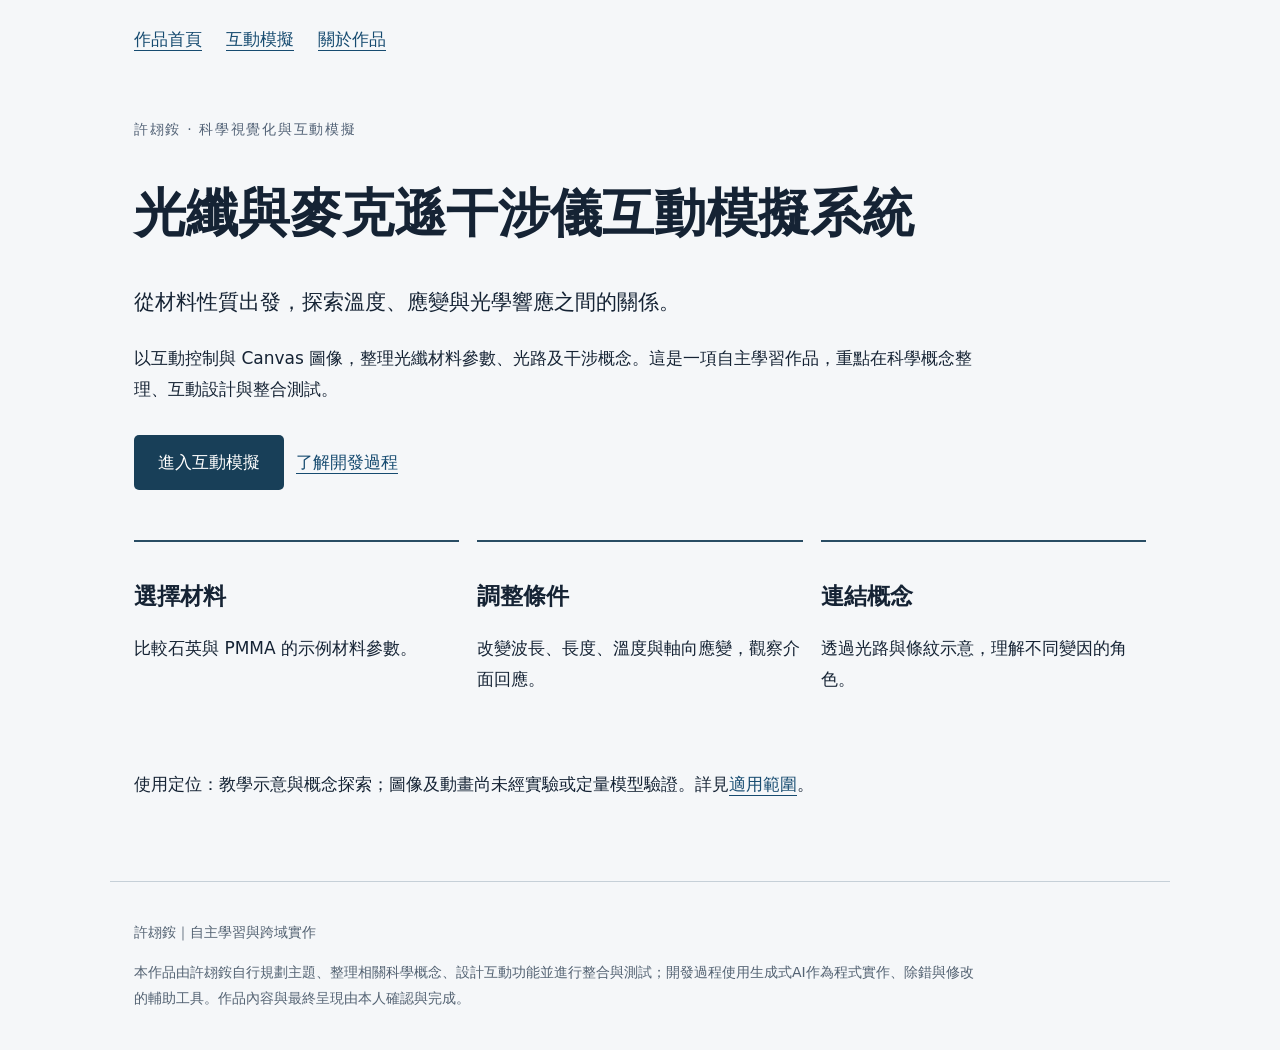
<file: index.html>
<!doctype html><html lang="zh-Hant"><head><meta charset="utf-8"><meta name="viewport" content="width=device-width, initial-scale=1"><title>光纖與麥克遜干涉儀互動模擬系統｜許翃銨</title><meta name="description" content="許翃銨的科學視覺化與互動模擬自主學習作品。"><link rel="stylesheet" href="style.css"></head><body><header><nav aria-label="主選單"><a href="index.html">作品首頁</a><a href="simulation.html">互動模擬</a><a href="about.html">關於作品</a></nav></header><main><p class="eyebrow">許翃銨 · 科學視覺化與互動模擬</p><h1>光纖與麥克遜干涉儀互動模擬系統</h1><p class="lead">從材料性質出發，探索溫度、應變與光學響應之間的關係。</p><p>以互動控制與 Canvas 圖像，整理光纖材料參數、光路及干涉概念。這是一項自主學習作品，重點在科學概念整理、互動設計與整合測試。</p><a class="button" href="simulation.html">進入互動模擬</a><a href="about.html">了解開發過程</a><div class="grid"><section class="card"><h2>選擇材料</h2><p>比較石英與 PMMA 的示例材料參數。</p></section><section class="card"><h2>調整條件</h2><p>改變波長、長度、溫度與軸向應變，觀察介面回應。</p></section><section class="card"><h2>連結概念</h2><p>透過光路與條紋示意，理解不同變因的角色。</p></section></div><p>使用定位：教學示意與概念探索；圖像及動畫尚未經實驗或定量模型驗證。詳見<a href="about.html#scope">適用範圍</a>。</p></main><footer><p>許翃銨｜自主學習與跨域實作</p><p>本作品由許翃銨自行規劃主題、整理相關科學概念、設計互動功能並進行整合與測試；開發過程使用生成式AI作為程式實作、除錯與修改的輔助工具。作品內容與最終呈現由本人確認與完成。</p></footer></body></html>
</file>
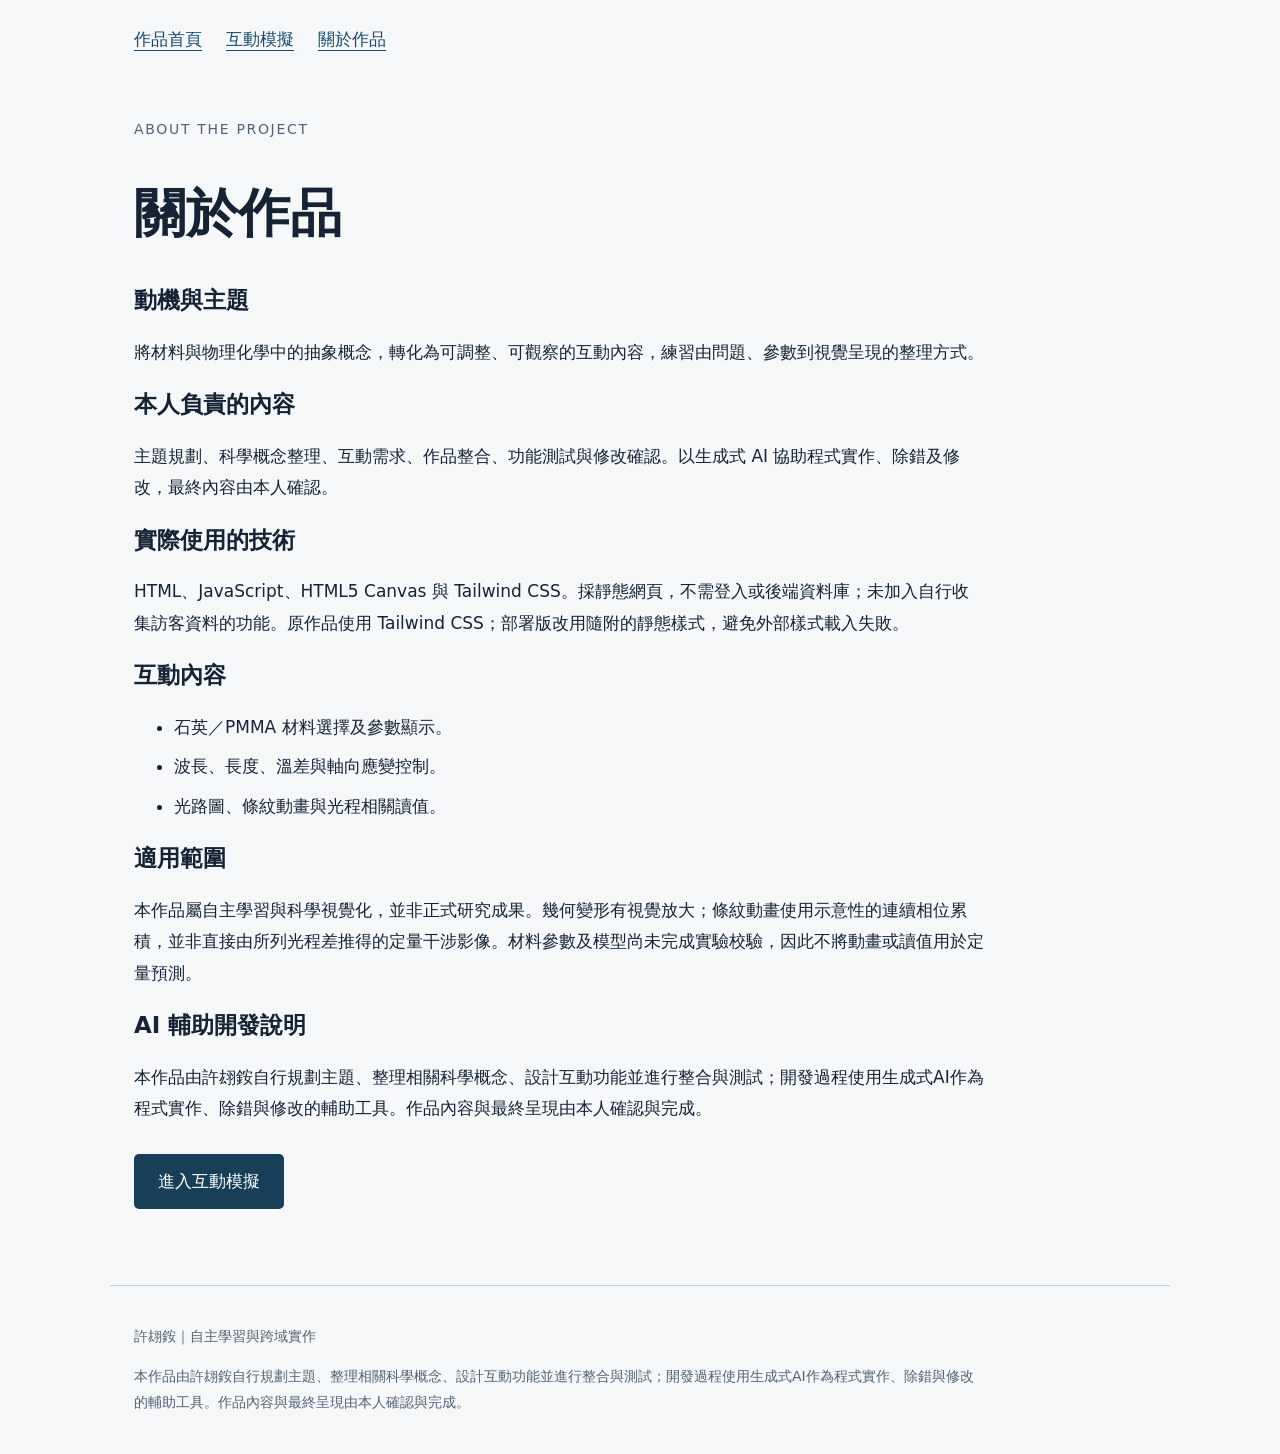
<file: about.html>
<!doctype html><html lang="zh-Hant"><head><meta charset="utf-8"><meta name="viewport" content="width=device-width, initial-scale=1"><title>光纖與麥克遜干涉儀互動模擬系統｜許翃銨</title><meta name="description" content="許翃銨的科學視覺化與互動模擬自主學習作品。"><link rel="stylesheet" href="style.css"></head><body><header><nav aria-label="主選單"><a href="index.html">作品首頁</a><a href="simulation.html">互動模擬</a><a href="about.html">關於作品</a></nav></header><main><p class="eyebrow">ABOUT THE PROJECT</p><h1>關於作品</h1><h2>動機與主題</h2><p>將材料與物理化學中的抽象概念，轉化為可調整、可觀察的互動內容，練習由問題、參數到視覺呈現的整理方式。</p><h2>本人負責的內容</h2><p>主題規劃、科學概念整理、互動需求、作品整合、功能測試與修改確認。以生成式 AI 協助程式實作、除錯及修改，最終內容由本人確認。</p><h2>實際使用的技術</h2><p>HTML、JavaScript、HTML5 Canvas 與 Tailwind CSS。採靜態網頁，不需登入或後端資料庫；未加入自行收集訪客資料的功能。原作品使用 Tailwind CSS；部署版改用隨附的靜態樣式，避免外部樣式載入失敗。</p><h2>互動內容</h2><ul><li>石英／PMMA 材料選擇及參數顯示。</li><li>波長、長度、溫差與軸向應變控制。</li><li>光路圖、條紋動畫與光程相關讀值。</li></ul><h2 id="scope">適用範圍</h2><p>本作品屬自主學習與科學視覺化，並非正式研究成果。幾何變形有視覺放大；條紋動畫使用示意性的連續相位累積，並非直接由所列光程差推得的定量干涉影像。材料參數及模型尚未完成實驗校驗，因此不將動畫或讀值用於定量預測。</p><h2>AI 輔助開發說明</h2><p>本作品由許翃銨自行規劃主題、整理相關科學概念、設計互動功能並進行整合與測試；開發過程使用生成式AI作為程式實作、除錯與修改的輔助工具。作品內容與最終呈現由本人確認與完成。</p><a class="button" href="simulation.html">進入互動模擬</a></main><footer><p>許翃銨｜自主學習與跨域實作</p><p>本作品由許翃銨自行規劃主題、整理相關科學概念、設計互動功能並進行整合與測試；開發過程使用生成式AI作為程式實作、除錯與修改的輔助工具。作品內容與最終呈現由本人確認與完成。</p></footer></body></html>
</file>
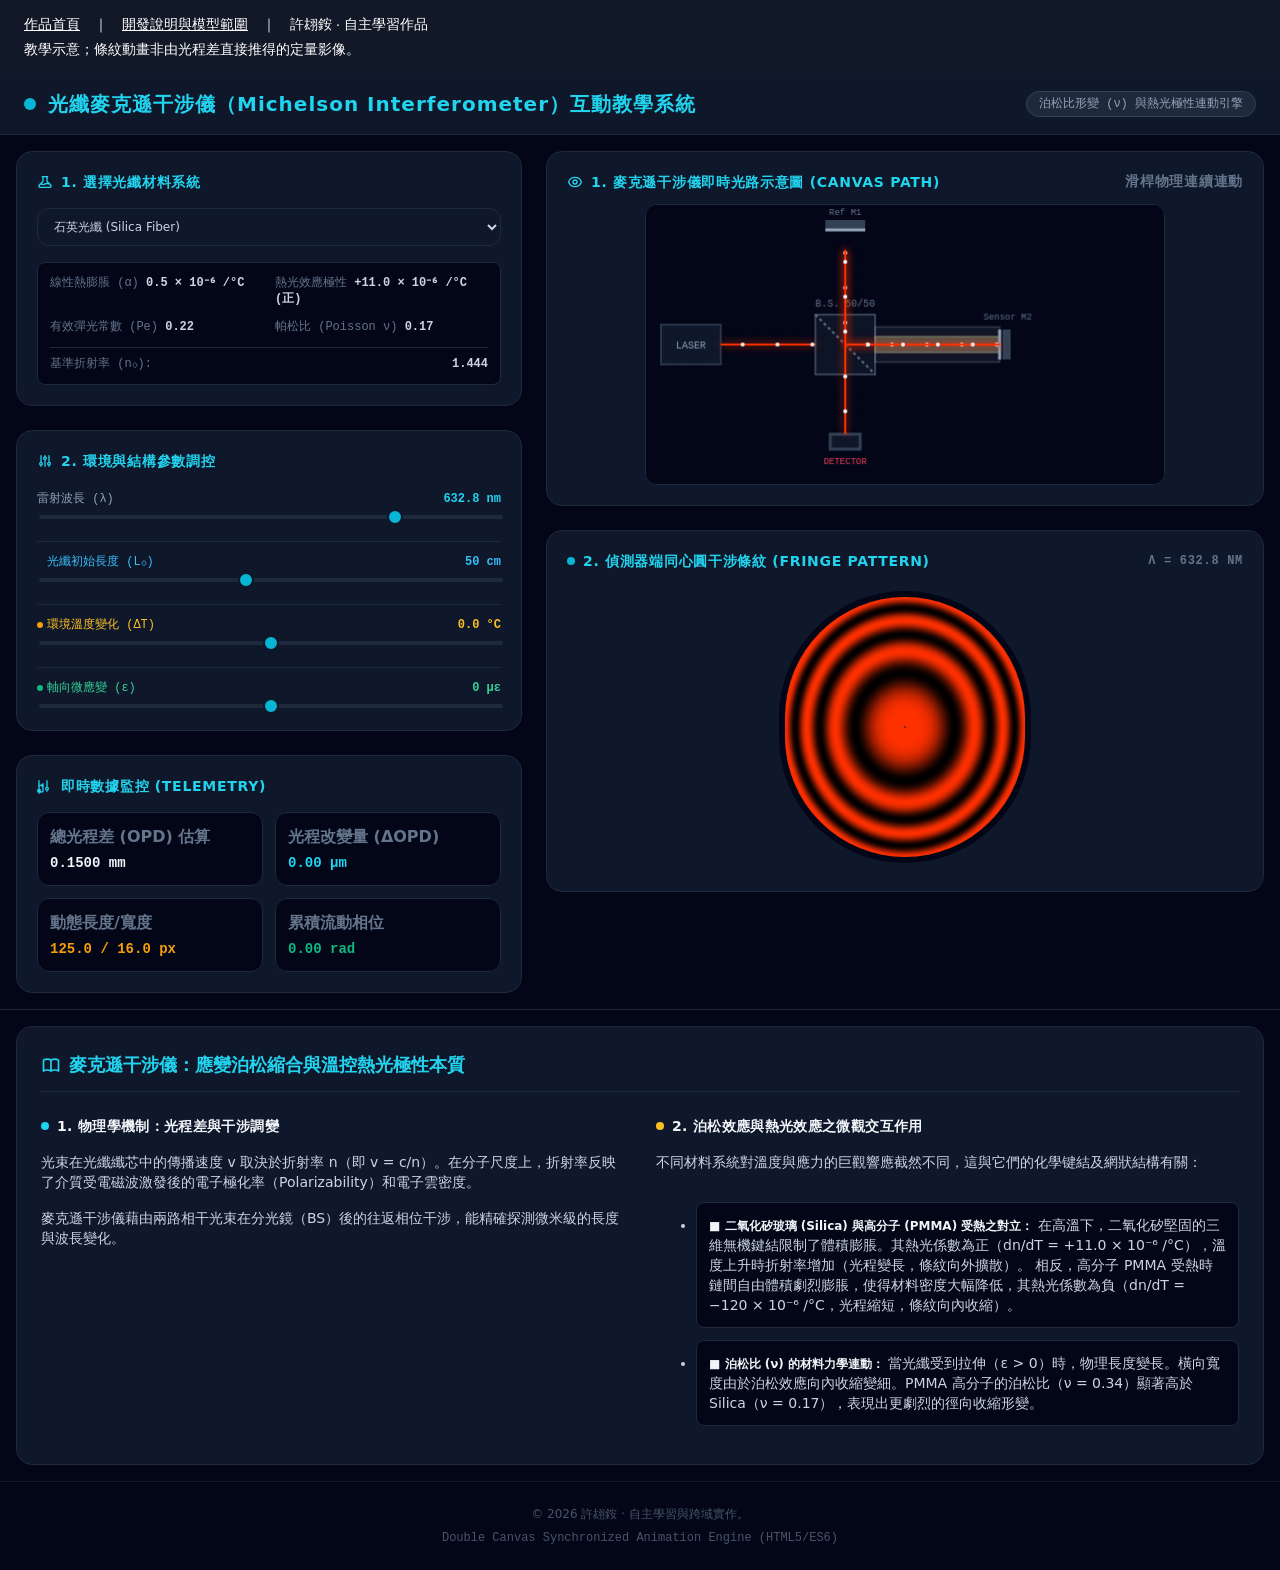
<file: simulation.html>
<!DOCTYPE html>
<html lang="zh-TW">
<head>
  <meta charset="UTF-8">
  <meta name="viewport" content="width=device-width, initial-scale=1.0">
  <title>光纖與麥克遜干涉儀互動模擬系統｜許翃銨</title>
  <!-- 引入 Tailwind CSS 進行現代化 UI 排版 -->
  <link rel="stylesheet" href="simulation.css">
  <style>
    /* 微調自定義樣式與滑桿軌跡發光質感 */
    ::-webkit-scrollbar {
      width: 6px;
    }
    ::-webkit-scrollbar-track {
      background: #0b1329;
    }
    ::-webkit-scrollbar-thumb {
      background: #1e293b;
      border-radius: 3px;
    }
    ::-webkit-scrollbar-thumb:hover {
      background: #334155;
    }
    .slider-thumb::-webkit-slider-thumb {
      -webkit-appearance: none;
      appearance: none;
      width: 16px;
      height: 16px;
      border-radius: 50%;
      background: #06b6d4;
      cursor: pointer;
      transition: background 0.15s ease;
      border: 2px solid #0f172a;
    }
    .slider-thumb::-webkit-slider-thumb:hover {
      background: #22d3ee;
    }
  </style>
</head>
<body class="bg-slate-950 text-slate-100 font-sans min-h-screen flex flex-col selection:bg-cyan-500 selection:text-slate-950"><nav aria-label="作品導覽" style="padding:12px 24px;background:#111827;color:white;font:14px/1.8 sans-serif"><a href="index.html" style="color:white">作品首頁</a>　｜　<a href="about.html" style="color:white">開發說明與模型範圍</a>　｜　許翃銨 · 自主學習作品<br>教學示意；條紋動畫非由光程差直接推得的定量影像。</nav>

  <!-- Header -->
  <header class="border-b border-slate-800 bg-slate-900/80 backdrop-blur-md sticky top-0 z-50 px-6 py-4">
    <div class="max-w-7xl mx-auto flex flex-col md:flex-row justify-between items-center gap-4">
      <div class="flex items-center gap-3">
        <div class="w-3 h-3 rounded-full bg-cyan-500 shadow-[0_0_10px_#06b6d4] animate-pulse"></div>
        <h1 class="text-xl font-bold tracking-wider bg-gradient-to-r from-cyan-400 to-blue-500 bg-clip-text text-transparent">
          光纖麥克遜干涉儀（Michelson Interferometer）互動教學系統
        </h1>
      </div>
      <span class="text-xs font-mono px-3 py-1 bg-slate-800 border border-slate-700 rounded-full text-slate-400">
        泊松比形變 (ν) 與熱光極性連動引擎
      </span>
    </div>
  </header>

  <!-- Main Content Container (雙欄式對稱架構) -->
  <main class="flex-grow max-w-7xl w-full mx-auto p-4 lg:p-6 grid grid-cols-1 lg:grid-cols-12 gap-6">

    <!-- LEFT COLUMN: Control Panel & Telemetry (5 Cols) -->
    <section class="lg:col-span-5 flex flex-col gap-6">
      
      <!-- Panel 1: Material Selection Dropdown (材料切換選單) -->
      <div class="bg-slate-900/60 border border-slate-800/80 rounded-2xl p-5 backdrop-blur-sm">
        <h2 class="text-sm font-semibold uppercase tracking-wider text-cyan-400 mb-4 flex items-center gap-2">
          <svg class="w-4 h-4" fill="none" stroke="currentColor" viewBox="0 0 24 24"><path stroke-linecap="round" stroke-linejoin="round" stroke-width="2" d="M19.428 15.428a2 2 0 00-1.022-.547l-2.387-.477a6 6 0 00-3.86.517l-.318.158a6 6 0 01-3.86.517L6.05 15.21a2 2 0 00-1.806.547M8 4h8l-1 1v5.172a2 2 0 00.586 1.414l5 5c1.26 1.26.367 3.414-1.415 3.414H4.828c-1.782 0-2.674-2.154-1.414-3.414l5-5A2 2 0 009 10.172V5L8 4z"/></svg>
          1. 選擇光纖材料系統
        </h2>
        <div class="flex flex-col gap-3">
          <select id="materialSelect" class="w-full py-2.5 px-3 rounded-xl border border-slate-800 bg-slate-900 text-slate-300 text-xs font-medium focus:outline-none focus:border-cyan-500 transition-all">
            <option value="silica" selected>石英光纖 (Silica Fiber)</option>
            <option value="polymer">塑膠光纖 (Polymer Fiber / PMMA)</option>
          </select>
        </div>
        
        <!-- Display dynamic constants for the active material -->
        <div class="mt-4 grid grid-cols-2 gap-3 text-xs font-mono bg-slate-950/80 p-3 rounded-lg border border-slate-800">
          <div>
            <span class="text-slate-500 block">線性熱膨脹 (α)</span>
            <span id="const-alpha" class="text-slate-300 font-semibold">0.5 × 10⁻⁶ /°C</span>
          </div>
          <div>
            <span class="text-slate-500 block">熱光效應極性</span>
            <span id="const-dndt" class="text-slate-300 font-semibold">+11.0 × 10⁻⁶ /°C (正)</span>
          </div>
          <div>
            <span class="text-slate-500 block">有效彈光常數 (Pe)</span>
            <span id="const-pe" class="text-slate-300 font-semibold">0.22</span>
          </div>
          <div>
            <span class="text-slate-500 block">帕松比 (Poisson ν)</span>
            <span id="const-poisson" class="text-slate-300 font-semibold">0.17</span>
          </div>
          <div class="col-span-2 border-t border-slate-800/60 pt-2 flex justify-between items-center">
            <span class="text-slate-500">基準折射率 (n₀):</span>
            <span id="const-n0" class="text-slate-300 font-semibold">1.444</span>
          </div>
        </div>
      </div>

      <!-- Panel 2: Interactive Sliders (控制面板 4個滑桿) -->
      <div class="bg-slate-900/60 border border-slate-800/80 rounded-2xl p-5 backdrop-blur-sm flex flex-col gap-5">
        <h2 class="text-sm font-semibold uppercase tracking-wider text-cyan-400 flex items-center gap-2">
          <svg class="w-4 h-4" fill="none" stroke="currentColor" viewBox="0 0 24 24"><path stroke-linecap="round" stroke-linejoin="round" stroke-width="2" d="M12 6V4m0 2a2 2 0 100 4m0-4a2 2 0 110 4m-6 8a2 2 0 100-4m0 4a2 2 0 110-4m0 4v2m0-6V4m6 6v10m6-2a2 2 0 100-4m0 4a2 2 0 110-4m0 4v2m0-6V4"/></svg>
          2. 環境與結構參數調控
        </h2>

        <!-- Slider 1: Wavelength -->
        <div class="flex flex-col gap-1.5">
          <div class="flex justify-between text-xs font-mono">
            <span class="text-slate-400">雷射波長 (λ)</span>
            <span id="val-wavelength" class="text-cyan-400 font-semibold">632.8 nm</span>
          </div>
          <input type="range" id="waveSlider" min="400" max="700" step="0.1" value="632.8" class="w-full h-1 bg-slate-800 rounded-lg appearance-none cursor-pointer slider-thumb">
        </div>

        <!-- Slider 2: Base Length -->
        <div class="flex flex-col gap-1.5 border-t border-slate-800/50 pt-3">
          <div class="flex justify-between text-xs font-mono">
            <span class="text-sky-400 flex items-center gap-1">
              <span class="w-1.5 h-1.5 rounded-full bg-sky-500"></span> 光纖初始長度 (L₀)
            </span>
            <span id="val-length" class="text-sky-400 font-semibold">50 cm</span>
          </div>
          <input type="range" id="lengthSlider" min="10" max="100" step="1" value="50" class="w-full h-1 bg-slate-800 rounded-lg appearance-none cursor-pointer slider-thumb">
        </div>

        <!-- Slider 3: Temperature Delta -->
        <div class="flex flex-col gap-1.5 border-t border-slate-800/50 pt-3">
          <div class="flex justify-between text-xs font-mono">
            <span class="text-amber-400 flex items-center gap-1">
              <span class="w-1.5 h-1.5 rounded-full bg-amber-500"></span> 環境溫度變化 (ΔT)
            </span>
            <span id="val-deltaT" class="text-amber-400 font-semibold">0.0 °C</span>
          </div>
          <input type="range" id="tempSlider" min="-50" max="50" step="0.5" value="0" class="w-full h-1 bg-slate-800 rounded-lg appearance-none cursor-pointer slider-thumb">
        </div>

        <!-- Slider 4: Microstrain -->
        <div class="flex flex-col gap-1.5 border-t border-slate-800/50 pt-3">
          <div class="flex justify-between text-xs font-mono">
            <span class="text-emerald-400 flex items-center gap-1">
              <span class="w-1.5 h-1.5 rounded-full bg-emerald-500"></span> 軸向微應變 (ε)
            </span>
            <span id="val-strain" class="text-emerald-400 font-semibold">0 με</span>
          </div>
          <input type="range" id="strainSlider" min="-1000" max="1000" step="10" value="0" class="w-full h-1 bg-slate-800 rounded-lg appearance-none cursor-pointer slider-thumb">
        </div>
      </div>

      <!-- Panel 3: Real-Time Telemetry (即時數據) -->
      <div class="bg-slate-900/60 border border-slate-800/80 rounded-2xl p-5 backdrop-blur-sm">
        <h2 class="text-sm font-semibold uppercase tracking-wider text-cyan-400 mb-4 flex items-center gap-2">
          <svg class="w-4 h-4" fill="none" stroke="currentColor" viewBox="0 0 24 24"><path stroke-linecap="round" stroke-linejoin="round" stroke-width="2" d="M9 19v-6a2 2 0 00-2-2H5a2 2 0 00-2 2v6a2 2 0 002 2h2a2 2 0 002-2zm0 0V9a2 2 0 100 4m-6 8a2 2 0 100-4m0 4a2 2 0 110-4m0 4v2m0-6V4m6 6v10m6-2a2 2 0 100-4m0 4a2 2 0 110-4m0 4v2m0-6V4"/></svg>
          即時數據監控 (Telemetry)
        </h2>
        <div class="grid grid-cols-2 gap-3">
          <div class="bg-slate-950/80 border border-slate-800 p-3 rounded-xl flex flex-col gap-1">
            <span class="text-[10px] uppercase font-semibold text-slate-500">總光程差 (OPD) 估算</span>
            <span id="readout-opl" class="text-sm font-mono font-bold text-slate-100">0.1500 mm</span>
          </div>
          <div class="bg-slate-950/80 border border-slate-800 p-3 rounded-xl flex flex-col gap-1">
            <span class="text-[10px] uppercase font-semibold text-slate-500">光程改變量 (ΔOPD)</span>
            <span id="readout-delta-opl" class="text-sm font-mono font-bold text-cyan-400">0.00 μm</span>
          </div>
          <div class="bg-slate-950/80 border border-slate-800 p-3 rounded-xl flex flex-col gap-1">
            <span class="text-[10px] uppercase font-semibold text-slate-500">動態長度/寬度</span>
            <span id="readout-geom" class="text-sm font-mono font-bold text-amber-500">125.0 / 16.0 px</span>
          </div>
          <div class="bg-slate-950/80 border border-slate-800 p-3 rounded-xl flex flex-col gap-1">
            <span class="text-[10px] uppercase font-semibold text-slate-500">累積流動相位</span>
            <span id="readout-phase" class="text-sm font-mono font-bold text-emerald-500">0.0 rad</span>
          </div>
        </div>
      </div>
    </section>

    <!-- RIGHT COLUMN: Coherent Displays (7 Cols - 雙畫布並排與連動) -->
    <section class="lg:col-span-7 flex flex-col gap-6">
      
      <!-- Panel 4: Optical Path Diagram (Canvas) -->
      <div class="bg-slate-900/60 border border-slate-800/80 rounded-2xl p-5 backdrop-blur-sm flex flex-col">
        <h2 class="text-sm font-semibold uppercase tracking-wider text-cyan-400 mb-3 flex items-center justify-between">
          <span class="flex items-center gap-2">
            <svg class="w-4 h-4" fill="none" stroke="currentColor" viewBox="0 0 24 24"><path stroke-linecap="round" stroke-linejoin="round" stroke-width="2" d="M15 12a3 3 0 11-6 0 3 3 0 016 0z"/><path stroke-linecap="round" stroke-linejoin="round" stroke-width="2" d="M2.458 12C3.732 7.943 7.523 5 12 5c4.478 0 8.268 2.943 9.542 7-1.274 4.057-5.064 7-9.542 7-4.477 0-8.268-2.943-9.542-7z"/></svg>
            1. 麥克遜干涉儀即時光路示意圖 (Canvas Path)
          </span>
          <span class="text-[10px] text-slate-500 font-mono">滑桿物理連續連動</span>
        </h2>
        
        <div class="w-full overflow-hidden flex justify-center items-center">
          <canvas id="schematic-canvas" width="520" height="280" class="w-full max-w-[520px] h-auto bg-slate-950 rounded-xl border border-slate-800/80 shadow-inner"></canvas>
        </div>
      </div>

      <!-- Panel 5: Fringe Pattern Simulator (Canvas) -->
      <div class="bg-slate-900/60 border border-slate-800/80 rounded-2xl p-5 backdrop-blur-sm flex flex-col justify-between">
        <h2 class="text-sm font-semibold uppercase tracking-wider text-cyan-400 mb-3 flex items-center justify-between">
          <span class="flex items-center gap-2">
            <span class="flex h-2 w-2 relative">
              <span class="animate-ping absolute inline-flex h-full w-full rounded-full bg-cyan-400 opacity-75"></span>
              <span class="relative inline-flex rounded-full h-2 w-2 bg-cyan-500"></span>
            </span>
            2. 偵測器端同心圓干涉條紋 (Fringe Pattern)
          </span>
          <span class="text-xs text-slate-500 font-mono" id="wavelength-label">λ = 632.8 nm</span>
        </h2>

        <div class="flex justify-center items-center py-2">
          <div class="relative rounded-full border-4 border-slate-800/80 p-1.5 shadow-[0_0_25px_rgba(0,0,0,0.6)] bg-slate-950 flex items-center justify-center">
            <canvas id="fringe-canvas" width="300" height="300" class="rounded-full w-[240px] h-[240px] md:w-[260px] md:h-[260px] bg-slate-950"></canvas>
            <div class="absolute inset-0 pointer-events-none rounded-full border border-slate-800/30">
              <div class="absolute top-1/2 left-0 w-full h-[1px] bg-slate-800/15"></div>
              <div class="absolute left-1/2 top-0 h-full w-[1px] bg-slate-800/15"></div>
            </div>
          </div>
        </div>
      </div>
    </section>
  </main>

  <!-- Bottom Panel: Principles explanation -->
  <section class="max-w-7xl w-full mx-auto p-4 lg:p-6 border-t border-slate-800 bg-slate-950">
    <div class="bg-slate-900/40 border border-slate-800/60 rounded-2xl p-6 lg:p-8 backdrop-blur-sm flex flex-col gap-6">
      <h2 class="text-lg font-bold text-cyan-400 border-b border-slate-800 pb-3 flex items-center gap-2">
        <svg class="w-5 h-5" fill="none" stroke="currentColor" viewBox="0 0 24 24"><path stroke-linecap="round" stroke-linejoin="round" stroke-width="2" d="M12 6.253v13m0-13C10.832 5.477 9.246 5 7.5 5S4.168 5.477 3 6.253v13C4.168 18.477 5.754 18 7.5 18s3.332.477 4.5 1.253m0-13C13.168 5.477 14.754 5 16.5 5c1.747 0 3.332.477 4.5 1.253v13C19.832 18.477 18.247 18 16.5 18c-1.746 0-3.332.477-4.5 1.253"/></svg>
        麥克遜干涉儀：應變泊松縮合與溫控熱光極性本質
      </h2>

      <div class="grid grid-cols-1 md:grid-cols-2 gap-8 text-sm leading-relaxed text-slate-300">
        <!-- Part 1: Interference Physics -->
        <div class="flex flex-col gap-4">
          <h3 class="font-bold text-slate-100 text-sm tracking-wide flex items-center gap-2">
            <span class="w-2 h-2 rounded-full bg-cyan-400"></span>
            1. 物理學機制：光程差與干涉調變
          </h3>
          <p>
            光束在光纖纖芯中的傳播速度 v 取決於折射率 n（即 v = c/n）。在分子尺度上，折射率反映了介質受電磁波激發後的電子極化率（Polarizability）和電子雲密度。
          </p>
          <p>
            麥克遜干涉儀藉由兩路相干光束在分光鏡（BS）後的往返相位干涉，能精確探測微米級的長度與波長變化。
          </p>
        </div>

        <!-- Part 2: Materials Chemistry -->
        <div class="flex flex-col gap-4">
          <h3 class="font-bold text-slate-100 text-sm tracking-wide flex items-center gap-2">
            <span class="w-2 h-2 rounded-full bg-amber-400"></span>
            2. 泊松效應與熱光效應之微觀交互作用
          </h3>
          <p>
            不同材料系統對溫度與應力的巨觀響應截然不同，這與它們的化學键結及網狀結構有關：
          </p>
          <ul class="space-y-3">
            <li class="bg-slate-950/60 p-3 rounded-lg border border-slate-800/40">
              <strong class="text-slate-100 text-xs block mb-1">■ 二氧化矽玻璃 (Silica) 與高分子 (PMMA) 受熱之對立：</strong>
              在高溫下，二氧化矽堅固的三維無機鍵結限制了體積膨脹。其熱光係數為正（dn/dT = +11.0 × 10⁻⁶ /°C），溫度上升時折射率增加（光程變長，條紋向外擴散）。
              相反，高分子 PMMA 受熱時鏈間自由體積劇烈膨脹，使得材料密度大幅降低，其熱光係數為負（dn/dT = −120 × 10⁻⁶ /°C，光程縮短，條紋向內收縮）。
            </li>
            <li class="bg-slate-950/60 p-3 rounded-lg border border-slate-800/40">
              <strong class="text-slate-100 text-xs block mb-1">■ 泊松比 (ν) 的材料力學連動：</strong>
              當光纖受到拉伸（ε > 0）時，物理長度變長。橫向寬度由於泊松效應向內收縮變細。PMMA 高分子的泊松比（ν = 0.34）顯著高於 Silica（ν = 0.17），表現出更劇烈的徑向收縮形變。
            </li>
          </ul>
        </div>
      </div>
    </div>
  </section>

  <!-- Footer -->
  <footer class="border-t border-slate-900 bg-slate-950 py-6 text-center text-xs text-slate-600">
    <div class="max-w-7xl mx-auto px-4 flex flex-col sm:flex-row justify-between items-center gap-2">
      <p>© 2026 許翃銨 · 自主學習與跨域實作。</p>
      <p class="font-mono text-cyan-800">Double Canvas Synchronized Animation Engine (HTML5/ES6)</p>
    </div>
  </footer>

  <!-- Core Javascript Implementation -->
  <script>
    // 1. 各預設材料之微觀物理化學參數
    const materials = {
      silica: {
        alpha: 0.5e-6,
        poisson: 0.17,
        thermalOpticFactor: 0.005, // 石英：正熱光效應方向 (連續累加係數)
        n0: 1.444,
        pe: 0.22,
        descAlpha: "0.5 × 10⁻⁶ /°C",
        descDndt: "+11.0 × 10⁻⁶ /°C (正)",
        descPoisson: "0.17",
        descN0: "1.444"
      },
      polymer: {
        alpha: 70e-6,
        poisson: 0.34,
        thermalOpticFactor: -0.05, // 塑料：負熱光效應方向，條紋流動方向相反
        n0: 1.490,
        pe: 0.30,
        descAlpha: "70.0 × 10⁻⁶ /°C (強膨脹)",
        descDndt: "-120.0 × 10⁻⁶ /°C (負)",
        descPoisson: "0.34 (高值)",
        descN0: "1.490"
      }
    };

    // --------------------------------------------------
    // 2. 全域狀態（State），所有滑桿只負責修改這裡的數值
    // --------------------------------------------------
    const state = {
      material: 'silica',  // 'silica' 或 'polymer'
      wavelength: 632.8,   // nm
      baseLength: 50,      // L0 (cm, 初始長度滑桿基準)
      temperature: 0,      // °C (環境溫度變化量，範圍 -50 到 +50)
      strain: 0,           // 微應變 (με, 範圍 -1000 到 +1000)
      phaseOffset: 0,      // 用於干涉條紋流動的連續相位累積量
      baseOPD: 0.00015     // 基準偏置 (meters)
    };

    // 動態粒子流計時
    let animTime = 0;
    let lastTimestamp = 0;

    // 獲取 Canvas 節點及其 Context (綁定到全域變數中，防止 Reference Error)
    const canvasPath = document.getElementById('schematic-canvas');
    const ctxPath = canvasPath.getContext('2d');
    
    const canvasFringe = document.getElementById('fringe-canvas');
    const ctxFringe = canvasFringe.getContext('2d');

    // --------------------------------------------------
    // 3. 統一的動畫渲染循環 (每秒 60 次) - 嚴格依據指定架構
    // --------------------------------------------------
    function animate(timestamp) {
      if (!lastTimestamp) lastTimestamp = timestamp;
      const elapsed = timestamp - lastTimestamp;
      lastTimestamp = timestamp;

      // 更新粒子流動時間
      animTime += elapsed * 0.08;

      // (A) 清空兩個 Canvas (使用 clearRect 徹底清空)
      ctxPath.clearRect(0, 0, canvasPath.width, canvasPath.height);
      ctxFringe.clearRect(0, 0, canvasFringe.width, canvasFringe.height);
      
      // 獲取目前選定材質常數
      let currentAlpha = materials[state.material].alpha;
      let currentPoisson = materials[state.material].poisson;
      let currentThermalOpticFactor = materials[state.material].thermalOpticFactor;

      // 計算連續溫度的顏色比例 (將 -50 ~ +50°C 映射到 0 ~ 1)
      let tRatio = (state.temperature + 50) / 100; 
      // 平滑過渡顏色：極冷(深藍) -> 室溫(正常灰) -> 極熱(鮮紅)
      let r = Math.floor(255 * tRatio);
      let g = Math.floor(100 * (1 - Math.abs(tRatio - 0.5) * 2) + 50);
      let b = Math.floor(255 * (1 - tRatio));
      let fiberColor = `rgba(${r}, ${g}, ${b}, 0.5)`;
      
      // 應變與溫度熱膨脹連續疊加後的「動態視覺長度與寬度」
      let strainFactor = state.strain / 1000000; // 轉成真實應變率
      let thermalFactor = state.temperature * currentAlpha; // 模擬熱膨脹率
      
      // 最終光纖長度與寬度 (基準點固定，長度向右連續平滑延伸) - 依據您指定的形變公式
      let dynamicLength = (state.baseLength * 2.5) * (1 + strainFactor * 1000 + thermalFactor * 2000); 
      // 最終視覺寬度 (符合泊松比形變) - 依據您指定的形變公式
      let dynamicWidth = 16 * (1 - currentPoisson * strainFactor * 1000); 

      // 限制動態幾何圖案的邊界值，防止在極端滑桿狀態下超出 Canvas 範圍
      dynamicLength = Math.max(10, Math.min(dynamicLength, 245));
      dynamicWidth = Math.max(2, Math.min(dynamicWidth, 50));
      
      // 條紋相位的連續累積 (應變或溫度變化時，條紋要連續向外流或向內縮)
      // 塑料光纖受熱時，currentThermalOpticFactor 為負，累積方向相反，條紋反向流動！
      const fpsNormalize = elapsed / 16.67;
      state.phaseOffset += (strainFactor * 20 + state.temperature * currentThermalOpticFactor) * fpsNormalize; 

      // 實時計算物理上的真實 OPD 改變量與總 OPD 估算（Telemetry 數據展示用）
      const L0_meters = state.baseLength / 100; // cm 轉公尺
      const n0 = materials[state.material].n0;
      const pe = materials[state.material].pe;
      const dOPL_temp = 2 * L0_meters * (n0 * currentAlpha + (state.material === 'silica' ? 11e-6 : -120e-6)) * state.temperature;
      const dOPL_strain = 2 * L0_meters * (n0 - 0.5 * Math.pow(n0, 3) * pe) * strainFactor;
      const totalOPD = state.baseOPD + dOPL_temp + dOPL_strain;

      // 更新介面 telemetry 文字顯示
      updateTelemetryText(dynamicLength, dynamicWidth, totalOPD, dOPL_temp + dOPL_strain, tRatio);

      // (D) 執行繪圖 (將計算好的連續變數直接傳入函數中，徹底動態連動)
      drawOpticalPath(dynamicLength, dynamicWidth, fiberColor);
      drawFringes(state.phaseOffset, state.wavelength);
      
      // 繼續下一幀
      requestAnimationFrame(animate);
    }

    // --------------------------------------------------
    // 4. 事件監聽器 (必須全部綁定 input 事件，確保絲滑滑動)
    // --------------------------------------------------
    document.getElementById('waveSlider').addEventListener('input', (e) => state.wavelength = parseFloat(e.target.value));
    document.getElementById('lengthSlider').addEventListener('input', (e) => state.baseLength = parseFloat(e.target.value));
    document.getElementById('tempSlider').addEventListener('input', (e) => state.temperature = parseFloat(e.target.value));
    document.getElementById('strainSlider').addEventListener('input', (e) => state.strain = parseFloat(e.target.value));
    
    // 監聽材料選擇選單
    document.getElementById('materialSelect').addEventListener('change', (e) => {
      state.material = e.target.value;
      
      // 動態更新展示面板的物理常數
      const m = materials[state.material];
      safeSetText('const-alpha', m.descAlpha);
      safeSetText('const-dndt', m.descDndt);
      safeSetText('const-pe', m.pe.toFixed(2));
      safeSetText('const-poisson', m.descPoisson);
      safeSetText('const-n0', m.descN0);

      // 同步將微調滑桿與應變重設歸零，讓大三學生可以更直觀切換觀察
      state.temperature = 0;
      state.strain = 0;
      document.getElementById('tempSlider').value = 0;
      document.getElementById('strainSlider').value = 0;
    });

    // --------------------------------------------------
    // 5. 繪圖函數實作 (Canvas 重繪與物理動態綁定)
    // --------------------------------------------------

    // 繪製光路圖 - 寬度直接使用傳入的 width，長度使用 length，顏色使用 color，反射鏡與光學線段坐標完全動態綁定
    function drawOpticalPath(length, width, color) {
      const centerY = 140;
      const fiberStartX = 230; // 固定光纖起點 X
      
      // 右側反射鏡（Mirror）的 X 坐標必須設為 光纖起點 X + length (與長度完全剛性連動，無硬編碼)
      const mirrorX = fiberStartX + length;

      // 重新填入背景底色
      ctxPath.fillStyle = '#020617'; 
      ctxPath.fillRect(0, 0, canvasPath.width, canvasPath.height);

      // 重新繪製背景網格
      ctxPath.strokeStyle = 'rgba(255, 255, 255, 0.02)';
      ctxPath.lineWidth = 1;
      for (let x = 0; x < canvasPath.width; x += 20) {
        ctxPath.beginPath(); ctxPath.moveTo(x, 0); ctxPath.lineTo(x, canvasPath.height); ctxPath.stroke();
      }
      for (let y = 0; y < canvasPath.height; y += 20) {
        ctxPath.beginPath(); ctxPath.moveTo(0, y); ctxPath.lineTo(canvasPath.width, y); ctxPath.stroke();
      }

      // 元件：雷射盒 (Laser)
      ctxPath.fillStyle = '#0f172a';
      ctxPath.strokeStyle = '#334155';
      ctxPath.lineWidth = 1.5;
      ctxPath.fillRect(15, centerY - 20, 60, 40);
      ctxPath.strokeRect(15, centerY - 20, 60, 40);
      ctxPath.fillStyle = '#94a3b8';
      ctxPath.font = '10px monospace';
      ctxPath.textAlign = 'center';
      ctxPath.fillText('LASER', 45, centerY + 4);

      // 元件：50/50 分光鏡
      ctxPath.fillStyle = 'rgba(30, 41, 59, 0.4)';
      ctxPath.strokeStyle = '#475569';
      ctxPath.fillRect(170, centerY - 30, 60, 60);
      ctxPath.strokeRect(170, centerY - 30, 60, 60);
      ctxPath.strokeStyle = '#64748b';
      ctxPath.lineWidth = 2;
      ctxPath.setLineDash([3, 3]);
      ctxPath.beginPath(); ctxPath.moveTo(170, centerY - 30); ctxPath.lineTo(230, centerY + 30); ctxPath.stroke();
      ctxPath.setLineDash([]); 
      ctxPath.fillStyle = '#64748b';
      ctxPath.fillText('B.S. 50/50', 200, centerY - 38);

      // 元件：參考反射鏡 M1 (固定基準路徑)
      ctxPath.fillStyle = '#334155';
      ctxPath.fillRect(180, 15, 40, 10);
      ctxPath.strokeStyle = '#94a3b8';
      ctxPath.lineWidth = 3;
      ctxPath.beginPath(); ctxPath.moveTo(180, 25); ctxPath.lineTo(220, 25); ctxPath.stroke();
      ctxPath.fillStyle = '#64748b';
      ctxPath.font = '9px monospace';
      ctxPath.fillText('Ref M1', 200, 10);

      // 元件：接收器 (Detector)
      ctxPath.fillStyle = '#0f172a';
      ctxPath.strokeStyle = '#334155';
      ctxPath.fillRect(185, 230, 30, 15);
      ctxPath.strokeRect(185, 230, 30, 15);
      ctxPath.fillStyle = '#f43f5e';
      ctxPath.fillText('DETECTOR', 200, 260);

      // --- [共軸光纖波導包層與纖芯繪製 (拉伸時橫向收縮，PMMA 收縮幅度是 Silica 的 2 倍)] ---
      // A. 包層 (Cladding): 與核心連動
      const claddingWidth = width * 2.2;
      ctxPath.fillStyle = 'rgba(71, 85, 105, 0.2)';
      ctxPath.strokeStyle = 'rgba(148, 163, 184, 0.3)';
      ctxPath.lineWidth = 1.5;
      ctxPath.fillRect(fiberStartX, centerY - claddingWidth / 2, length, claddingWidth);
      ctxPath.strokeRect(fiberStartX, centerY - claddingWidth / 2, length, claddingWidth);

      // B. 纖芯 (Core) - 長度使用 length，高度使用 width，填色使用動態連續 color
      ctxPath.fillStyle = color;
      ctxPath.strokeStyle = color.replace(/[\d.]+\)$/, '0.9)'); 
      ctxPath.lineWidth = 1;
      ctxPath.fillRect(fiberStartX, centerY - width / 2, length, width);
      ctxPath.strokeRect(fiberStartX, centerY - width / 2, length, width);

      // --- [反射鏡 M2 連動坐標 (X 坐標綁定在 光纖起點 230 + length 上)] ---
      ctxPath.fillStyle = '#334155';
      ctxPath.fillRect(mirrorX + 3, centerY - 15, 8, 30);
      ctxPath.strokeStyle = '#94a3b8';
      ctxPath.lineWidth = 3;
      ctxPath.beginPath(); 
      ctxPath.moveTo(mirrorX, centerY - 15); 
      ctxPath.lineTo(mirrorX, centerY + 15); 
      ctxPath.stroke(); 
      ctxPath.fillStyle = '#64748b';
      ctxPath.font = '9px monospace';
      ctxPath.fillText('Sensor M2', mirrorX + 8, centerY - 25);

      // 獲取與雷射波長對應的真實物理顏色
      const laserColor = getLaserColor(state.wavelength, 1.0);

      // --- [動態雷射光路與粒子流 (射向鏡子的光線起止點精準黏在 mirrorX 上)] ---
      // 雷射 -> B.S. (75 -> 170)
      drawFlowingBeam(ctxPath, 75, centerY, 170, centerY, laserColor, animTime);
      // B.S. -> M1
      drawFlowingBeam(ctxPath, 200, centerY, 200, 45, laserColor, animTime);
      // M1 -> B.S.
      drawFlowingBeam(ctxPath, 200, 45, 200, centerY, laserColor, animTime + 25);
      
      // B.S. -> 光纖起點 (200 -> fiberStartX)
      drawFlowingBeam(ctxPath, 200, centerY, fiberStartX, centerY, laserColor, animTime);
      
      // 光纖纖芯內傳播 (雷射光束終點完全連動至 mirrorX，與 M2 鏡面保持相切)
      drawFlowingBeam(ctxPath, fiberStartX, centerY, mirrorX, centerY, laserColor, animTime + 30);
      
      // M2 -> B.S. (回程雷射光，起點完全連動至 mirrorX)
      drawFlowingBeam(ctxPath, mirrorX, centerY, 200, centerY, laserColor, animTime + 75);
      
      // 合束雷射 -> Detector
      drawFlowingBeam(ctxPath, 200, centerY, 200, 230, laserColor, animTime + 10);
    }

    // 繪製粒子流動光束 (Flowing Beam)
    function drawFlowingBeam(ctx, x1, y1, x2, y2, color, timeOffset) {
      ctx.shadowBlur = 8;
      ctx.shadowColor = color;
      ctx.strokeStyle = color;
      ctx.lineWidth = 2;
      ctx.beginPath();
      ctx.moveTo(x1, y1);
      ctx.lineTo(x2, y2);
      ctx.stroke();

      ctx.shadowBlur = 0; 

      ctx.fillStyle = '#ffffff';
      const dx = x2 - x1;
      const dy = y2 - y1;
      const length = Math.sqrt(dx * dx + dy * dy);
      const ux = dx / length;
      const uy = dy / length;

      const spacing = 35; 
      const speed = 1.0;  
      const startOffset = (timeOffset * speed) % spacing;

      for (let d = startOffset; d < length; d += spacing) {
        const px = x1 + ux * d;
        const py = y1 + uy * d;
        ctx.beginPath();
        ctx.arc(px, py, 2.0, 0, Math.PI * 2);
        ctx.fill();
      }
    }

    // 繪製偵測器端同心圓干涉條紋 (包含傳入的 phase 相位)
    function drawFringes(phase, lambda) {
      const cx = canvasFringe.width / 2;
      const cy = canvasFringe.height / 2;
      const rMax = Math.sqrt(cx * cx + cy * cy);
      const grad = ctxFringe.createRadialGradient(cx, cy, 0, cx, cy, rMax);
      
      const steps = 100;
      // 依據波長 lambda 改變同心圓條紋的間距密度
      const baseDensity = 16000 / lambda; 
      for (let i = 0; i <= steps; i++) {
        const u = i / steps;
        
        // 核心同心圓半徑公式包含傳入的 phase 相位
        const currentPhase = phase + baseDensity * (1 - 1.5 * u * u);
        const intensity = 0.5 + 0.5 * Math.cos(currentPhase);
        
        const color = getLaserColor(lambda, intensity);
        grad.addColorStop(u, color);
      }
      
      ctxFringe.fillStyle = grad;
      ctxFringe.fillRect(0, 0, canvasFringe.width, canvasFringe.height);
    }

    // 防禦性 DOM 安全設定函數 (徹底杜絕任何 document.getElementById 找不到元素時的拋出錯誤崩潰)
    function safeSetText(id, value) {
      const el = document.getElementById(id);
      if (el) {
        el.innerText = value;
      }
    }

    // 更新 Telemetry 數據顯示文字面板 (安全讀寫，無任何 null-pointer 錯誤)
    function updateTelemetryText(length, width, totalOPD, deltaOPD, ratio) {
      safeSetText('readout-opl', (totalOPD * 1000).toFixed(4) + ' mm');
      safeSetText('readout-delta-opl', (deltaOPD * 1e6).toFixed(2) + ' μm');
      safeSetText('readout-geom', `${length.toFixed(1)} / ${width.toFixed(1)} px`);
      safeSetText('readout-phase', state.phaseOffset.toFixed(2) + ' rad');
      safeSetText('readout-ratio', ratio.toFixed(2));
      
      safeSetText('val-wavelength', `${state.wavelength.toFixed(1)} nm`);
      safeSetText('val-length', `${state.baseLength.toFixed(0)} cm`);
      safeSetText('val-deltaT', `${state.temperature.toFixed(1)} °C`);
      safeSetText('val-strain', `${state.strain.toFixed(0)} με`);
      
      const waveLabel = document.getElementById('wavelength-label');
      if (waveLabel) {
        waveLabel.innerText = `λ = ${state.wavelength.toFixed(1)} nm`;
      }
    }

    // 輔助函數：雷射波長色譜模擬
    function getLaserColor(wavelength, intensity) {
      let r = 0, g = 0, b = 0;
      
      if (wavelength >= 380 && wavelength < 440) {
        r = -(wavelength - 440) / (440 - 380);
        b = 1.0;
      } else if (wavelength >= 440 && wavelength < 490) {
        g = (wavelength - 440) / (490 - 440);
        b = 1.0;
      } else if (wavelength >= 490 && wavelength < 510) {
        g = 1.0;
        b = -(wavelength - 510) / (510 - 490);
      } else if (wavelength >= 510 && wavelength < 580) {
        r = (wavelength - 510) / (580 - 510);
        g = 1.0;
      } else if (wavelength >= 580 && wavelength < 645) {
        r = 1.0;
        g = -(wavelength - 645) / (645 - 580);
      } else if (wavelength >= 645 && wavelength <= 800) {
        r = 1.0;
      }

      // UV / IR 視覺強度邊緣衰減
      let factor = 1.0;
      if (wavelength >= 380 && wavelength < 420) {
        factor = 0.3 + 0.7 * (wavelength - 380) / (420 - 380);
      } else if (wavelength > 650 && wavelength <= 800) {
        factor = 0.3 + 0.7 * (800 - wavelength) / (800 - 650);
      }

      r = Math.round(r * intensity * factor * 255);
      g = Math.round(g * intensity * factor * 255);
      b = Math.round(b * intensity * factor * 255);
      
      return `rgb(${r}, ${g}, ${b})`;
    }

    // 歸零復位
    function resetSliders() {
      state.baseLength = 50;
      state.temperature = 0;
      state.strain = 0;
      
      const lengthS = document.getElementById('lengthSlider'); if (lengthS) lengthS.value = 50;
      const tempS = document.getElementById('tempSlider'); if (tempS) tempS.value = 0;
      const strainS = document.getElementById('strainSlider'); if (strainS) strainS.value = 0;
    }

    // 啟動主循環
    requestAnimationFrame(animate);
  </script>
</body>
</html>
</file>
<file: style.css>
*{box-sizing:border-box}body{margin:0;color:#152334;background:#f5f7f9;font:17px/1.85 system-ui,"Microsoft JhengHei",sans-serif}header,main,footer{max-width:1060px;margin:auto;padding:24px}nav{display:flex;gap:24px;flex-wrap:wrap}a{color:#164b70;text-underline-offset:5px}h1{font-size:clamp(30px,5vw,52px);line-height:1.35;max-width:850px}h2{font-size:23px;line-height:1.5}p{max-width:850px}.eyebrow{letter-spacing:.12em;font-size:14px;color:#526276}.lead{font-size:21px}.button{display:inline-block;padding:12px 24px;background:#183f58;color:white;border-radius:5px;text-decoration:none;margin:12px 12px 12px 0}.grid{display:grid;grid-template-columns:repeat(3,1fr);gap:18px;margin:38px 0}.card{border-top:2px solid #294d64;padding:18px 0}footer{font-size:14px;color:#536272;border-top:1px solid #c6d0d8;margin-top:40px}li{margin-bottom:8px}@media(max-width:650px){.grid{grid-template-columns:1fr}header,main,footer{padding:20px}.lead{font-size:18px}}
</file>
<file: simulation.css>
*{box-sizing:border-box;border-width:0;border-style:solid}body{margin:0;font:16px/1.5 system-ui,"Microsoft JhengHei",sans-serif;background:#020617;color:#f1f5f9}h1,h2,h3,p{margin:0}button,input,select{font:inherit}input,select{max-width:100%}svg{display:inline-block;vertical-align:middle}canvas{max-width:100%;height:auto}main>section,main>div{min-width:0}input[type=range]{accent-color:#06b6d4}a{color:inherit}
.absolute{position:absolute}
.appearance-none{appearance:none}
.bg-amber-400{background:#fbbf24}
.bg-amber-500{background:#f59e0b}
.bg-clip-text{}
.bg-cyan-400{background:#22d3ee}
.bg-cyan-500{background:#06b6d4}
.bg-emerald-500{background:#10b981}
.bg-slate-800{background:#1e293b}
.bg-slate-800\/15{background:#1e293b}
.bg-slate-900{background:#0f172a}
.bg-slate-900\/40{background:#0f172a}
.bg-slate-900\/60{background:#0f172a}
.bg-slate-900\/80{background:#0f172a}
.bg-slate-950{background:#020617}
.bg-slate-950\/60{background:#020617}
.bg-slate-950\/80{background:#020617}
.border{border-width:1px}
.border-b{border-bottom-width:1px}
.border-slate-700{border-color:#334155}
.border-slate-800{border-color:#1e293b}
.border-slate-800\/30{border-color:#1e293b}
.border-slate-800\/40{border-color:#1e293b}
.border-slate-800\/50{border-color:#1e293b}
.border-slate-800\/60{border-color:#1e293b}
.border-slate-800\/80{border-color:#1e293b}
.border-slate-900{border-color:#0f172a}
.border-t{border-top-width:1px}
.col-span-2{grid-column:span 2 / span 2}
.cursor-pointer{cursor:pointer}
.flex{display:flex}
.flex-col{flex-direction:column}
.flex-grow{flex-grow:1}
.font-bold{font-weight:700}
.font-medium{font-weight:500}
.font-mono{font-family:Consolas,monospace}
.font-sans{font-family:system-ui,sans-serif}
.font-semibold{font-weight:600}
.gap-1{gap:0.25rem}
.gap-1\.5{gap:0.375rem}
.gap-2{gap:0.5rem}
.gap-3{gap:0.75rem}
.gap-4{gap:1.0rem}
.gap-5{gap:1.25rem}
.gap-6{gap:1.5rem}
.gap-8{gap:2.0rem}
.grid{display:grid}
.grid-cols-1{grid-template-columns:repeat(1,minmax(0,1fr))}
.grid-cols-2{grid-template-columns:repeat(2,minmax(0,1fr))}
.h-1{height:0.25rem}
.h-1\.5{height:0.375rem}
.h-2{height:0.5rem}
.h-3{height:0.75rem}
.h-4{height:1.0rem}
.h-5{height:1.25rem}
.h-\[1px\]{height:1px}
.h-\[240px\]{height:240px}
.h-auto{height:auto}
.items-center{align-items:center}
.justify-between{justify-content:space-between}
.justify-center{justify-content:center}
.leading-relaxed{line-height:1.625}
@media(min-width:1024px){.lg\:col-span-5{grid-column:span 5 / span 5}}
@media(min-width:1024px){.lg\:col-span-7{grid-column:span 7 / span 7}}
@media(min-width:1024px){.lg\:grid-cols-12{grid-template-columns:repeat(12,minmax(0,1fr))}}
@media(min-width:1024px){.lg\:p-6{padding:1.5rem}}
@media(min-width:1024px){.lg\:p-8{padding:2.0rem}}
.max-w-7xl{max-width:80rem}
.max-w-\[520px\]{max-width:520px}
.mb-1{margin-bottom:0.25rem}
.mb-3{margin-bottom:0.75rem}
.mb-4{margin-bottom:1.0rem}
@media(min-width:768px){.md\:flex-row{flex-direction:row}}
@media(min-width:768px){.md\:grid-cols-2{grid-template-columns:repeat(2,minmax(0,1fr))}}
@media(min-width:768px){.md\:h-\[260px\]{height:260px}}
@media(min-width:768px){.md\:w-\[260px\]{width:260px}}
.min-h-screen{min-height:100vh}
.mt-4{margin-top:1.0rem}
.mx-auto{margin-left:auto;margin-right:auto}
.overflow-hidden{overflow:hidden}
.p-1\.5{padding:0.375rem}
.p-3{padding:0.75rem}
.p-4{padding:1.0rem}
.p-5{padding:1.25rem}
.p-6{padding:1.5rem}
.pb-3{padding-bottom:0.75rem}
.pt-2{padding-top:0.5rem}
.pt-3{padding-top:0.75rem}
.px-3{padding-left:0.75rem;padding-right:0.75rem}
.px-4{padding-left:1.0rem;padding-right:1.0rem}
.px-6{padding-left:1.5rem;padding-right:1.5rem}
.py-1{padding-top:0.25rem;padding-bottom:0.25rem}
.py-2{padding-top:0.5rem;padding-bottom:0.5rem}
.py-2\.5{padding-top:0.625rem;padding-bottom:0.625rem}
.py-4{padding-top:1.0rem;padding-bottom:1.0rem}
.py-6{padding-top:1.5rem;padding-bottom:1.5rem}
.relative{position:relative}
.rounded-2xl{border-radius:1rem}
.rounded-full{border-radius:9999px}
.rounded-lg{border-radius:.5rem}
.rounded-xl{border-radius:.75rem}
.space-y-3>*+*{margin-top:0.75rem}
.sticky{position:sticky}
.text-amber-400{color:#fbbf24}
.text-amber-500{color:#f59e0b}
.text-center{text-align:center}
.text-cyan-400{color:#22d3ee}
.text-emerald-400{color:#34d399}
.text-emerald-500{color:#10b981}
.text-lg{font-size:1.125rem;line-height:1.75rem}
.text-sky-400{color:#38bdf8}
.text-slate-100{color:#f1f5f9}
.text-slate-300{color:#cbd5e1}
.text-slate-400{color:#94a3b8}
.text-slate-500{color:#64748b}
.text-slate-600{color:#475569}
.text-sm{font-size:.875rem;line-height:1.25rem}
.text-transparent{color:#22d3ee}
.text-xl{font-size:1.25rem;line-height:1.75rem}
.text-xs{font-size:.75rem;line-height:1rem}
.top-0{top:0}
.tracking-wide{letter-spacing:.025em}
.tracking-wider{letter-spacing:.05em}
.uppercase{text-transform:uppercase}
.w-1\.5{width:0.375rem}
.w-2{width:0.5rem}
.w-3{width:0.75rem}
.w-4{width:1.0rem}
.w-5{width:1.25rem}
.w-\[1px\]{width:1px}
.w-\[240px\]{width:240px}
.w-full{width:100%}
.z-50{z-index:50}
@media(max-width:767px){header h1{overflow-wrap:anywhere}header{position:static!important}.font-mono{overflow-wrap:anywhere}}
</file>
